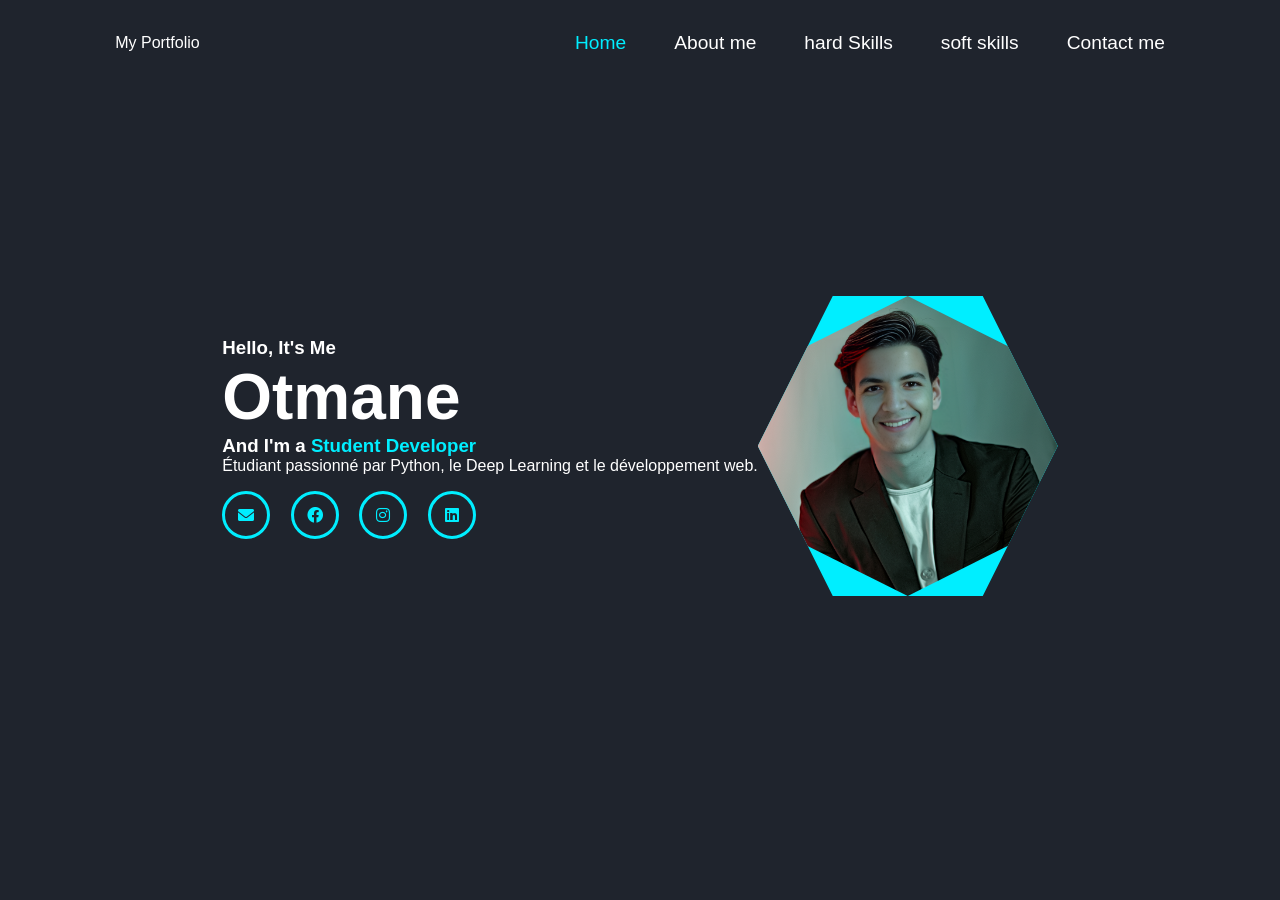
<file: index.html>
<!DOCTYPE html>
<html lang="fr">
<head>
    <meta charset="UTF-8">
    <meta name="viewport" content="width=device-width, initial-scale=1.0">
    <title>Mon Portfolio</title>
    <meta name="viewport" content="width=device-width, initial-scale=1.0">
    <link rel="stylesheet" href="templat.css">
    <link rel="stylesheet" href="https://cdnjs.cloudflare.com/ajax/libs/font-awesome/6.0.0/css/all.min.css">
</head>
<body>

    <header class="navbar">
        <div class="logo">My Portfolio</div>
        <nav>
            <ul>
                <li><a href="index.html" class="active">Home</a></li>
                <li><a href="about.html">About me</a></li>
                <li><a href="hard skills.html">hard Skills</a></li>
                <li><a href="soft skills.html">soft skills</a></li>
                <li><a href="contact.html">Contact me</a></li>
            </ul>
        </nav>
    </header>

    <section class="hero">
        <div class="hero-text">
            <h3>Hello, It's Me</h3>
            <h1>Otmane</h1>
            <h3>And I'm a <span class="highlight">Student Developer</span></h3>
            <p>Étudiant passionné par Python, le Deep Learning et le développement web.</p>
            <div class="social-icons">
                <a href="mailto:otmaneanechade@gmail.com"><i class="fas fa-envelope"></i></a>
                <a href="#"><i class="fab fa-facebook"></i></a>
                <a href="https://www.instagram.com/otmaneanechade/"><i class="fab fa-instagram"></i></a>
                <a href="https://www.linkedin.com/in/otmane-anechade-7b2b093bb" target="_blank"><i class="fab fa-linkedin"></i></a>
            </div>
        </div>
        <div class="hero-img">
            <div class="hexagon">
                <img src="mon img ai.webp" alt="Ma Photo">
            </div>
        </div>
    </section>

</body>
</html>
</file>
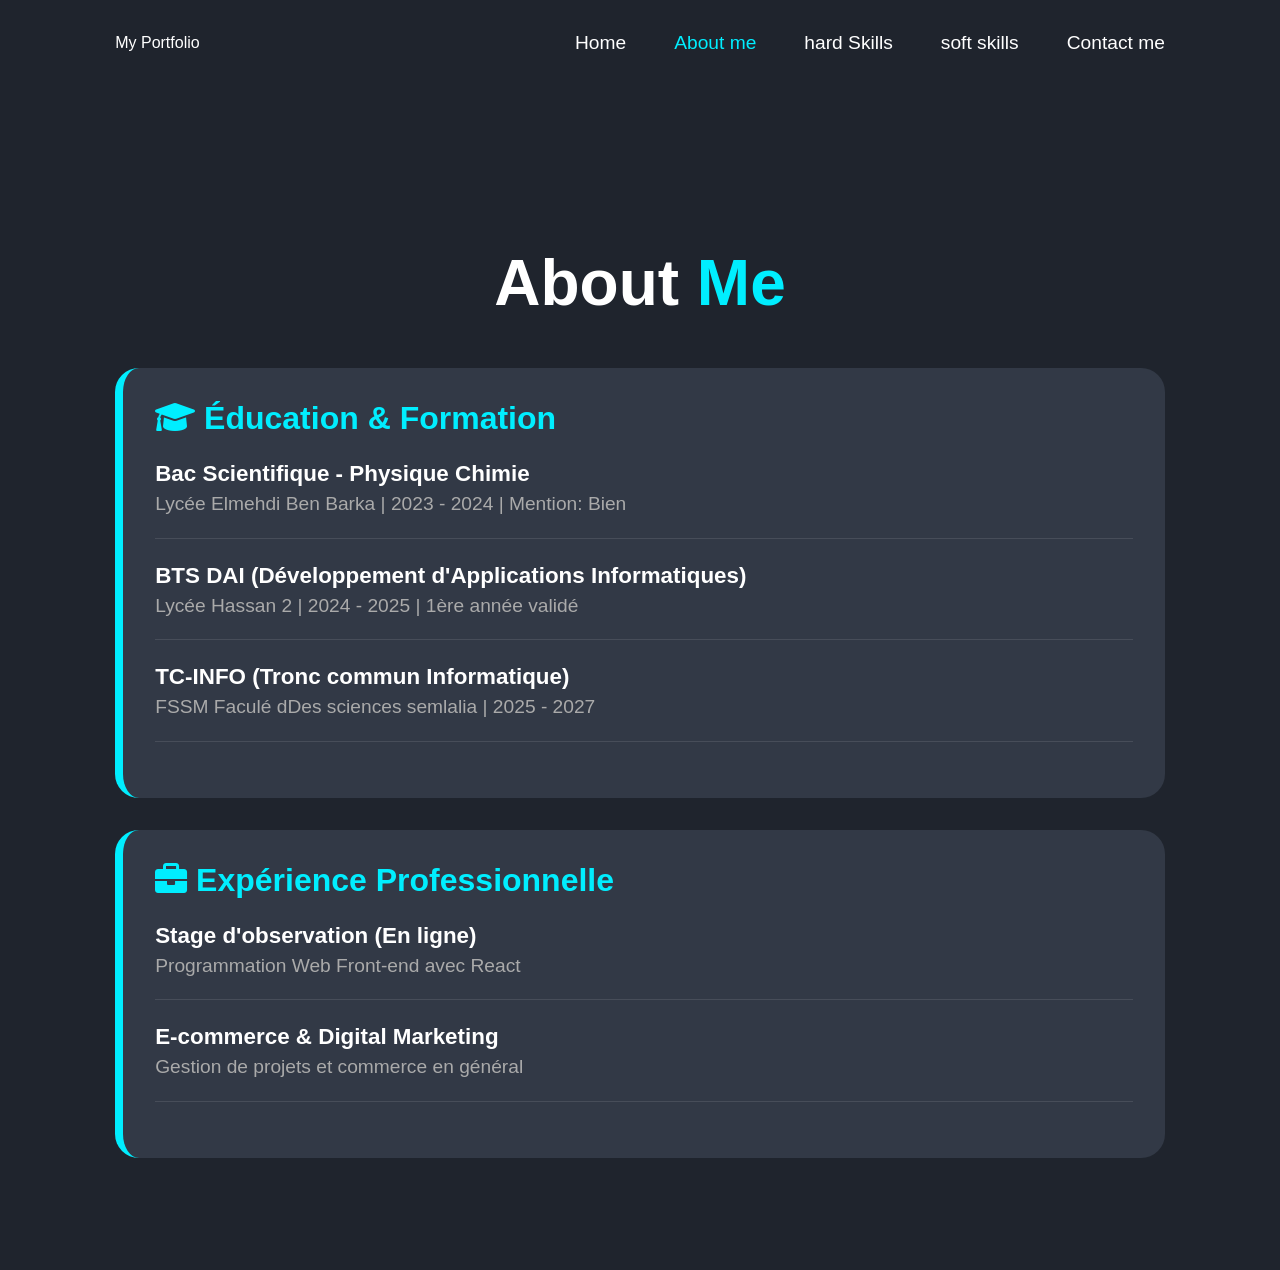
<file: about.html>
<!DOCTYPE html>
<html lang="fr">
<head>
    <meta charset="UTF-8">
    <meta name="viewport" content="width=device-width, initial-scale=1.0">
    <title>About Me - Portfolio</title>
    <link rel="stylesheet" href="templat.css">    
    <link rel="stylesheet" href="https://cdnjs.cloudflare.com/ajax/libs/font-awesome/6.0.0/css/all.min.css">
</head>
<body>

    <header class="navbar">
        <div class="logo">My Portfolio</div>
        <nav>
            <ul>
                <li><a href="index.html" >Home</a></li>
                <li><a href="about.html" class="active">About me</a></li>
                <li><a href="hard skills.html">hard Skills</a></li>
                <li><a href="soft skills.html">soft skills</a></li>
                <li><a href="contact.html">Contact me</a></li>
            </ul>
        </nav>
    </header>
   <section class="about">
    <div class="about-content">
        <h2 class="heading">About <span>Me</span></h2>
        
        <div class="about-box">
            <h3><i class="fas fa-graduation-cap"></i> Éducation & Formation</h3>
            <div class="timeline">
                <div class="item">
                    <h4>Bac Scientifique - Physique Chimie</h4>
                    <p>Lycée Elmehdi Ben Barka | 2023 - 2024 | Mention: Bien</p>
                </div>
                <div class="item">
                    <h4>BTS DAI (Développement d'Applications Informatiques)</h4>
                    <p>Lycée Hassan 2 | 2024 - 2025 | 1ère année validé </p>
                </div>
                <div class="item">
                    <h4>TC-INFO (Tronc commun Informatique)</h4>
                    <p>FSSM Faculé dDes sciences semlalia | 2025 - 2027</p>
                </div>
            </div>
        
        </div>

        <div class="about-box">
            <h3><i class="fas fa-briefcase"></i> Expérience Professionnelle</h3>
            <div class="timeline">
                <div class="item">
                    <h4>Stage d'observation (En ligne)</h4>
                    <p>Programmation Web Front-end avec React</p>
                </div>
                <div class="item">
                    <h4>E-commerce & Digital Marketing</h4>
                    <p>Gestion de projets et commerce en général</p>
                </div>
            </div>
        </div>

    </div>
</section>
</body>
</html>
</file>
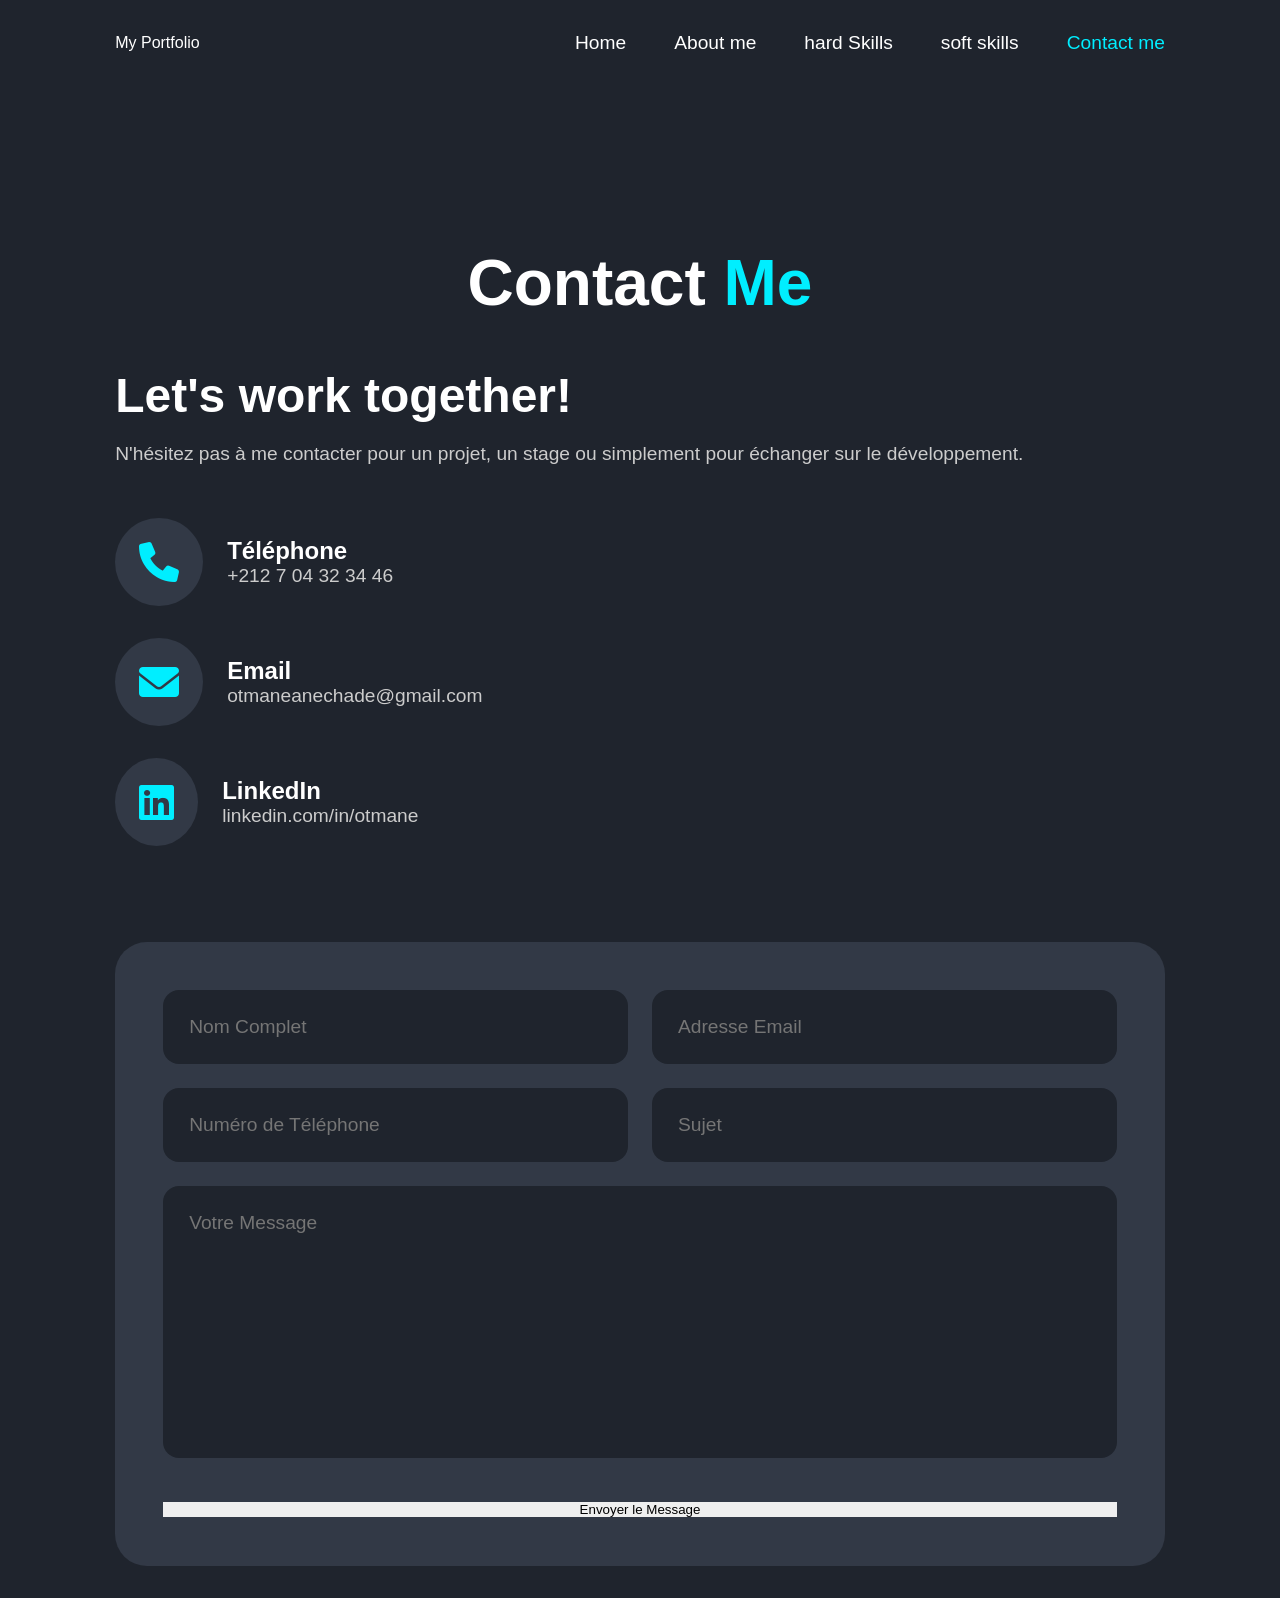
<file: contact.html>
<!DOCTYPE html>
<html lang="en">
<head>
    <meta charset="UTF-8">
    <meta name="viewport" content="width=device-width, initial-scale=1.0">
    <title>contact ME | portfolio OTMANE</title>
    <link rel="stylesheet" href="templat.css">    
    <link rel="stylesheet" href="https://cdnjs.cloudflare.com/ajax/libs/font-awesome/6.0.0/css/all.min.css">
</head>
<body>
    <header class="navbar">
        <div class="logo">My Portfolio</div>
        <nav>
            <ul>
                <li><a href="index.html" >Home</a></li>
                <li><a href="about.html">About me</a></li>
                <li><a href="hard skills.html">hard Skills</a></li>
                <li><a href="soft skills.html">soft skills</a></li>
                <li><a href="contact.html" class="active">Contact me</a></li>
            </ul>
        </nav>
    </header>

    <section class="contact" id="contact">
        <h2 class="heading">Contact <span>Me</span></h2>

        <div class="contact-wrapper">
            <div class="contact-info">
                <h3>Let's work together!</h3>
                <p>N'hésitez pas à me contacter pour un projet, un stage ou simplement pour échanger sur le développement.</p>
                
                <div class="info-item">
                    <i class="fas fa-phone"></i>
                    <div>
                        <h4>Téléphone</h4>
                        <p>+212 7 04 32 34 46</p> </div>
                </div>

                <div class="info-item">
                    <i class="fas fa-envelope"></i>
                    <div>
                        <h4>Email</h4>
                        <p>otmaneanechade@gmail.com</p>
                    </div>
                </div>

                <div class="info-item">
                    <i class="fab fa-linkedin"></i>
                    <div>
                        <h4>LinkedIn</h4>
                        <p><a href="https://www.linkedin.com/in/otmane-anechade-7b2b093bb" target="_blank">linkedin.com/in/otmane</a></p> </div>
                </div>
            </div>

            <form action="#" class="contact-form" id="contactForm">
                <div class="input-box">
                    <input type="text" placeholder="Nom Complet" required>
                    <input type="email" placeholder="Adresse Email" required>
                </div>
                <div class="input-box">
                    <input type="number" placeholder="Numéro de Téléphone">
                    <input type="text" placeholder="Sujet" required>
                </div>
                <textarea name="" id="" cols="30" rows="10" placeholder="Votre Message" required></textarea>
                
                <button type="submit" class="btn" id="submitBtn">Envoyer le Message</button>
            </form>
        </div>
    </section>

    <script>
        document.getElementById('contactForm').addEventListener('submit', function(event) {
            // Empêche la page de se recharger
            event.preventDefault(); 
            
            // Récupère le bouton
            const btn = document.getElementById('submitBtn');
            
            // Change le style du bouton
            btn.innerHTML = 'Message Envoyé ! <i class="fas fa-check-circle"></i>';
            btn.style.background = '#00ff4c'; // Devient vert
            btn.style.color = '#1f242d';
            btn.style.boxShadow = '0 0 1rem #00ff4c';
            
            // Vide le formulaire
            this.reset();

            // Remet le bouton normal après 3 secondes
            setTimeout(() => {
                btn.innerHTML = 'Envoyer le Message';
                btn.style.background = 'var(--main-color)';
                btn.style.boxShadow = '0 0 1rem var(--main-color)';
            }, 3000);
        });
    </script>

</body>
</html>
</file>
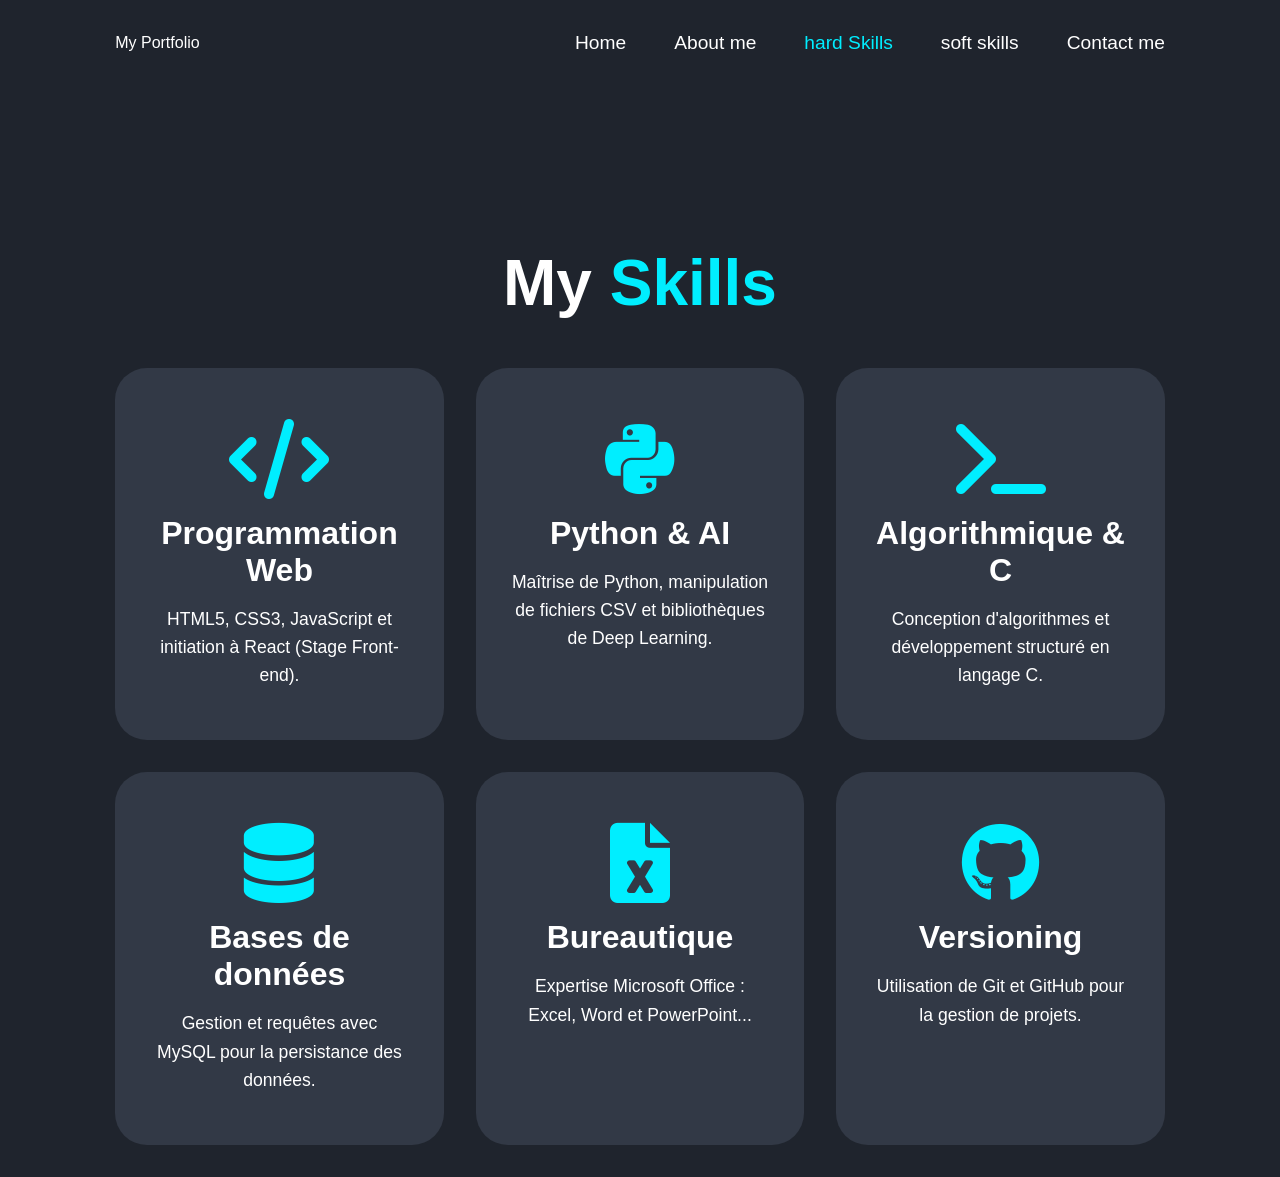
<file: hard skills.html>
<!DOCTYPE html>
<html lang="en">
<head>
    <meta charset="UTF-8">
    <meta name="viewport" content="width=device-width, initial-scale=1.0">
    <title>Hard skills</title>
    <link rel="stylesheet" href="templat.css">    
    <link rel="stylesheet" href="https://cdnjs.cloudflare.com/ajax/libs/font-awesome/6.0.0/css/all.min.css">
</head>
<body>
        <header class="navbar">
        <div class="logo">My Portfolio</div>
        <nav>
            <ul>
                <li><a href="index.html" >Home</a></li>
                <li><a href="about.html">About me</a></li>
                <li><a href="hard skills.html" class="active">hard Skills</a></li>
                <li><a href="soft skills.html">soft skills</a></li>
                <li><a href="contact.html">Contact me</a></li>
            </ul>
        </nav>
    </header>
    <section class="skills">
    <h2 class="heading">My <span>Skills</span></h2>

    <div class="skills-container">
        <div class="skills-box">
            <i class="fas fa-code"></i>
            <h3>Programmation Web</h3>
            <p>HTML5, CSS3, JavaScript et initiation à React (Stage Front-end).</p>
        </div>

        <div class="skills-box">
            <i class="fab fa-python"></i>
            <h3>Python & AI</h3>
            <p>Maîtrise de Python, manipulation de fichiers CSV et bibliothèques de Deep Learning.</p>
        </div>

        <div class="skills-box">
            <i class="fas fa-terminal"></i>
            <h3>Algorithmique & C</h3>
            <p>Conception d'algorithmes et développement structuré en langage C.</p>
        </div>

        <div class="skills-box">
            <i class="fas fa-database"></i>
            <h3>Bases de données</h3>
            <p>Gestion et requêtes avec MySQL pour la persistance des données.</p>
        </div>

        <div class="skills-box">
            <i class="fas fa-file-excel"></i>
            <h3>Bureautique</h3>
            <p>Expertise Microsoft Office : Excel, Word et PowerPoint...</p>
        </div>

        <div class="skills-box">
            <i class="fab fa-github"></i>
            <h3>Versioning</h3>
            <p>Utilisation de Git et GitHub pour la gestion de projets.</p>
        </div>
    </div>
</section>
    
    
</body>
</html>
</file>
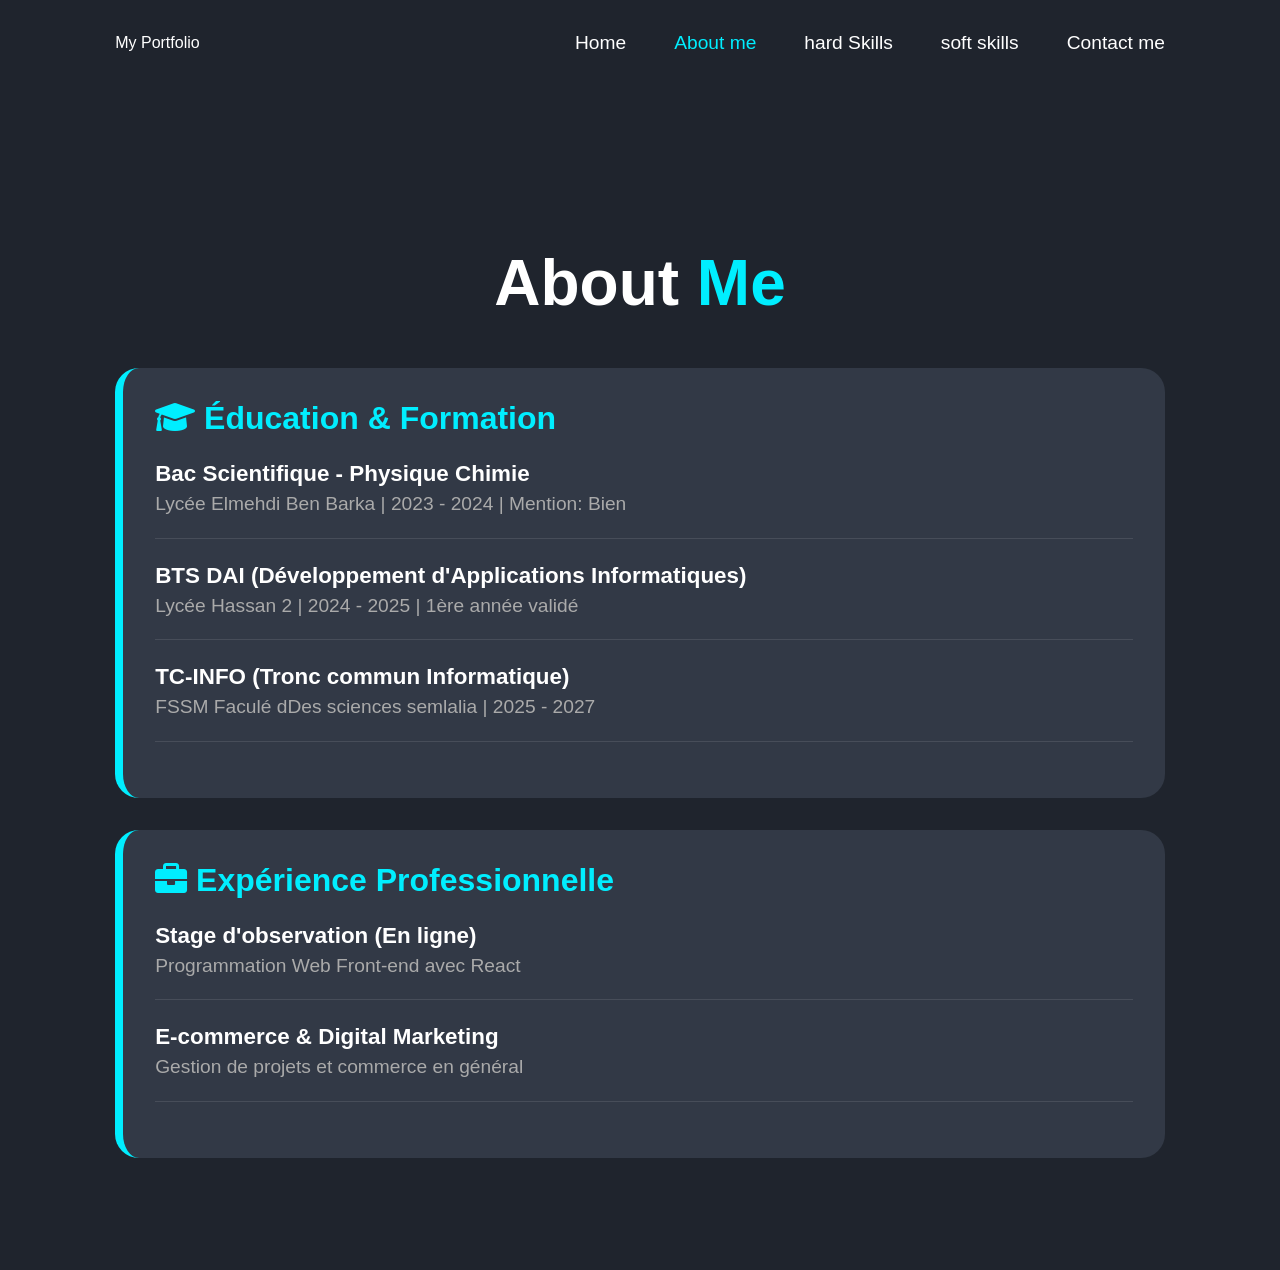
<file: page1.html>
<!DOCTYPE html>
<html lang="fr">
<head>
    <meta charset="UTF-8">
    <meta name="viewport" content="width=device-width, initial-scale=1.0">
    <title>About Me - Portfolio</title>
    <link rel="stylesheet" href="templat.css">    
    <link rel="stylesheet" href="https://cdnjs.cloudflare.com/ajax/libs/font-awesome/6.0.0/css/all.min.css">
</head>
<body>

    <header class="navbar">
        <div class="logo">My Portfolio</div>
        <nav>
            <ul>
                <li><a href="index.html" >Home</a></li>
                <li><a href="page1.html" class="active">About me</a></li>
                <li><a href="page2.html">hard Skills</a></li>
                <li><a href="page3.html">soft skills</a></li>
                <li><a href="page4.html">Contact me</a></li>
            </ul>
        </nav>
    </header>
   <section class="about">
    <div class="about-content">
        <h2 class="heading">About <span>Me</span></h2>
        
        <div class="about-box">
            <h3><i class="fas fa-graduation-cap"></i> Éducation & Formation</h3>
            <div class="timeline">
                <div class="item">
                    <h4>Bac Scientifique - Physique Chimie</h4>
                    <p>Lycée Elmehdi Ben Barka | 2023 - 2024 | Mention: Bien</p>
                </div>
                <div class="item">
                    <h4>BTS DAI (Développement d'Applications Informatiques)</h4>
                    <p>Lycée Hassan 2 | 2024 - 2025 | 1ère année validé </p>
                </div>
                <div class="item">
                    <h4>TC-INFO (Tronc commun Informatique)</h4>
                    <p>FSSM Faculé dDes sciences semlalia | 2025 - 2027</p>
                </div>
            </div>
        
        </div>

        <div class="about-box">
            <h3><i class="fas fa-briefcase"></i> Expérience Professionnelle</h3>
            <div class="timeline">
                <div class="item">
                    <h4>Stage d'observation (En ligne)</h4>
                    <p>Programmation Web Front-end avec React</p>
                </div>
                <div class="item">
                    <h4>E-commerce & Digital Marketing</h4>
                    <p>Gestion de projets et commerce en général</p>
                </div>
            </div>
        </div>

    </div>
</section>
</body>
</html>
</file>
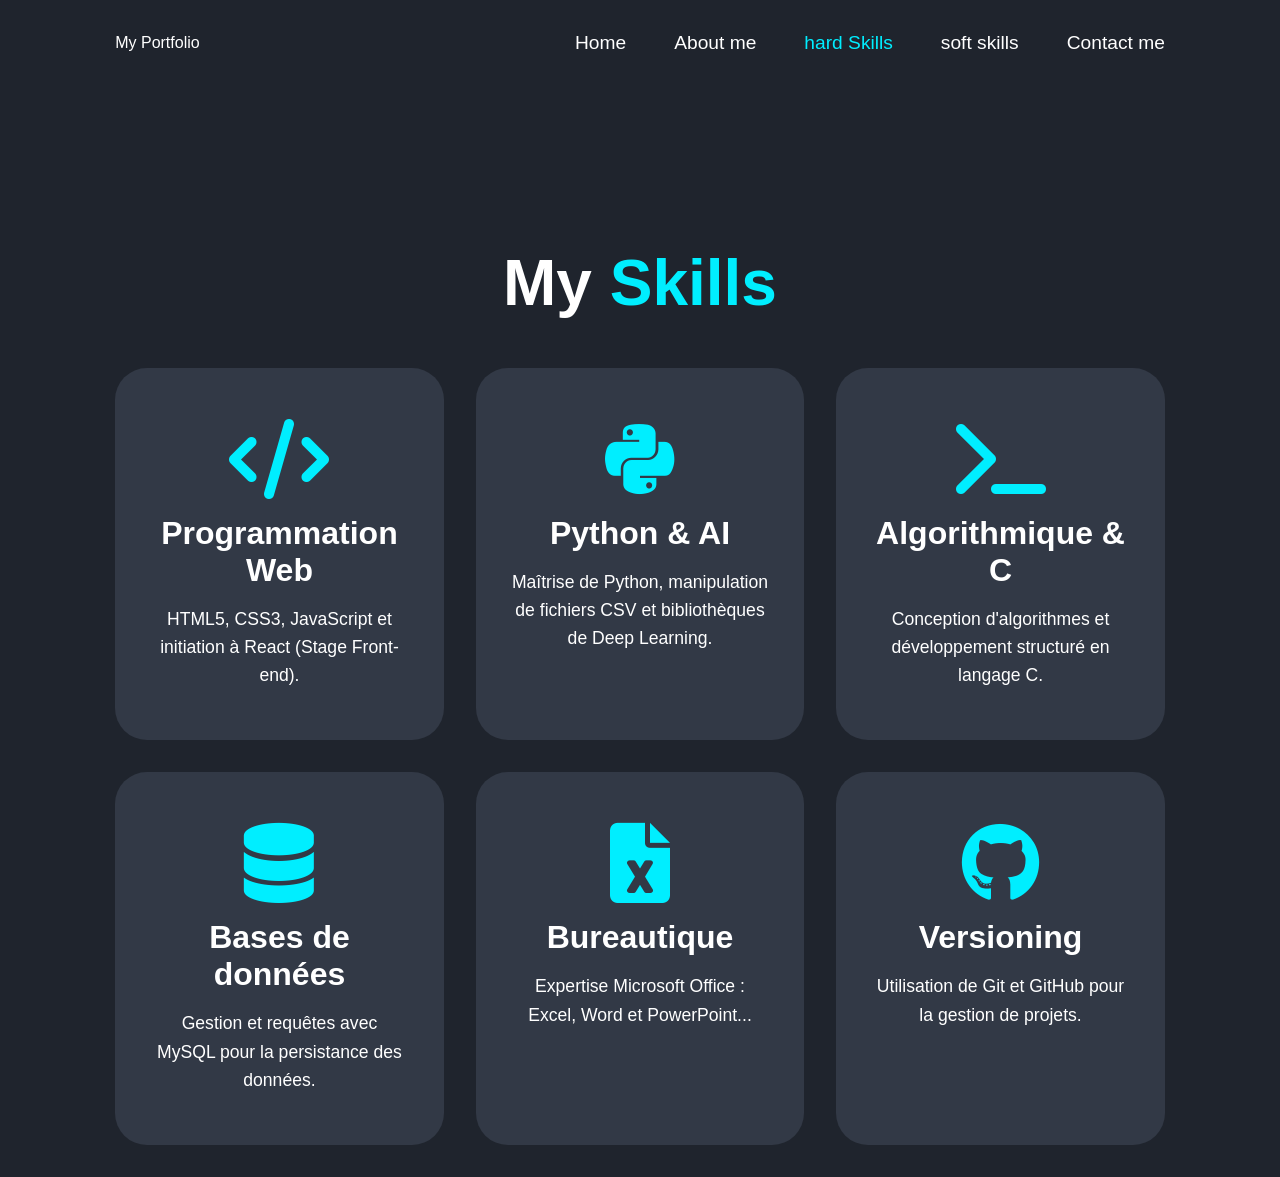
<file: page2.html>
<!DOCTYPE html>
<html lang="en">
<head>
    <meta charset="UTF-8">
    <meta name="viewport" content="width=device-width, initial-scale=1.0">
    <title>Hard skills</title>
    <link rel="stylesheet" href="templat.css">    
    <link rel="stylesheet" href="https://cdnjs.cloudflare.com/ajax/libs/font-awesome/6.0.0/css/all.min.css">
</head>
<body>
        <header class="navbar">
        <div class="logo">My Portfolio</div>
        <nav>
            <ul>
                <li><a href="index.html" >Home</a></li>
                <li><a href="page1.html">About me</a></li>
                <li><a href="page2.html" class="active">hard Skills</a></li>
                <li><a href="page3.html">soft skills</a></li>
                <li><a href="page4.html">Contact me</a></li>
            </ul>
        </nav>
    </header>
    <section class="skills">
    <h2 class="heading">My <span>Skills</span></h2>

    <div class="skills-container">
        <div class="skills-box">
            <i class="fas fa-code"></i>
            <h3>Programmation Web</h3>
            <p>HTML5, CSS3, JavaScript et initiation à React (Stage Front-end).</p>
        </div>

        <div class="skills-box">
            <i class="fab fa-python"></i>
            <h3>Python & AI</h3>
            <p>Maîtrise de Python, manipulation de fichiers CSV et bibliothèques de Deep Learning.</p>
        </div>

        <div class="skills-box">
            <i class="fas fa-terminal"></i>
            <h3>Algorithmique & C</h3>
            <p>Conception d'algorithmes et développement structuré en langage C.</p>
        </div>

        <div class="skills-box">
            <i class="fas fa-database"></i>
            <h3>Bases de données</h3>
            <p>Gestion et requêtes avec MySQL pour la persistance des données.</p>
        </div>

        <div class="skills-box">
            <i class="fas fa-file-excel"></i>
            <h3>Bureautique</h3>
            <p>Expertise Microsoft Office : Excel, Word et PowerPoint...</p>
        </div>

        <div class="skills-box">
            <i class="fab fa-github"></i>
            <h3>Versioning</h3>
            <p>Utilisation de Git et GitHub pour la gestion de projets.</p>
        </div>
    </div>
</section>
    
    
</body>
</html>
</file>
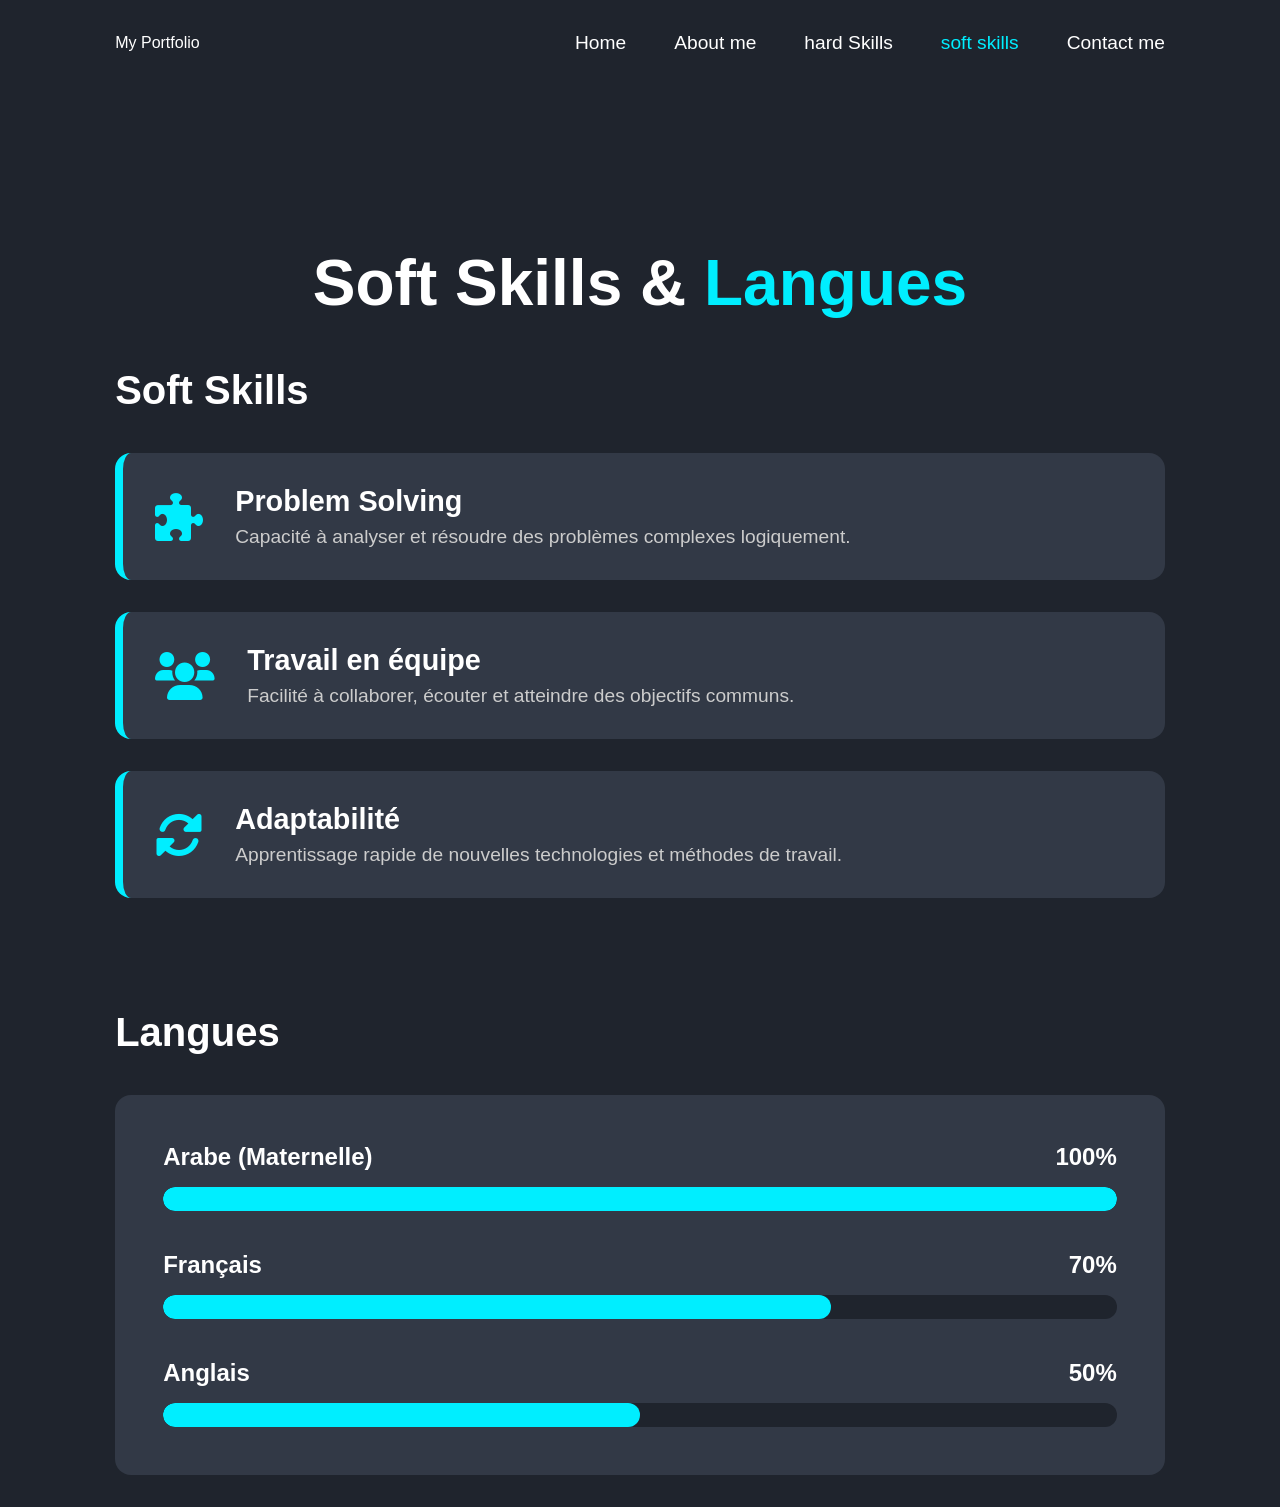
<file: page3.html>
<!DOCTYPE html>
<html lang="en">
<head>
    <meta charset="UTF-8">
    <meta name="viewport" content="width=device-width, initial-scale=1.0">
    <title>soft skills</title>
    <link rel="stylesheet" href="templat.css">    
    <link rel="stylesheet" href="https://cdnjs.cloudflare.com/ajax/libs/font-awesome/6.0.0/css/all.min.css">
</head>
<body>
    <header class="navbar">
        <div class="logo">My Portfolio</div>
        <nav>
            <ul>
                <li><a href="index.html" >Home</a></li>
                <li><a href="page1.html">About me</a></li>
                <li><a href="page2.html">hard Skills</a></li>
                <li><a href="page3.html" class="active">soft skills</a></li>
                <li><a href="page4.html">Contact me</a></li>
            </ul>
        </nav>
    </header>
  

    <section class="soft-skills-sec">
        <h2 class="heading">Soft Skills & <span>Langues</span></h2>

        <div class="skills-row">
            <div class="skills-column">
                <h3 class="title">Soft Skills</h3>
                
                <div class="soft-skill-item">
                    <i class="fas fa-puzzle-piece"></i>
                    <div class="info">
                        <h4>Problem Solving</h4>
                        <p>Capacité à analyser et résoudre des problèmes complexes logiquement.</p>
                    </div>
                </div>

                <div class="soft-skill-item">
                    <i class="fas fa-users"></i>
                    <div class="info">
                        <h4>Travail en équipe</h4>
                        <p>Facilité à collaborer, écouter et atteindre des objectifs communs.</p>
                    </div>
                </div>

                <div class="soft-skill-item">
                    <i class="fas fa-sync-alt"></i>
                    <div class="info">
                        <h4>Adaptabilité</h4>
                        <p>Apprentissage rapide de nouvelles technologies et méthodes de travail.</p>
                    </div>
                </div>
            </div>

            <div class="skills-column">
                <h3 class="title">Langues</h3>
                
                <div class="languages-box">
                    <div class="progress-bar">
                        <div class="info">
                            <span>Arabe (Maternelle)</span>
                            <span>100%</span>
                        </div>
                        <div class="line arabe"></div>
                    </div>

                    <div class="progress-bar">
                        <div class="info">
                            <span>Français</span>
                            <span>70%</span>
                        </div>
                        <div class="line francais"></div>
                    </div>

                    <div class="progress-bar">
                        <div class="info">
                            <span>Anglais</span>
                            <span>50%</span>
                        </div>
                        <div class="line anglais"></div>
                    </div>
                </div>
            </div>
        </div>
    </section>

</body>
</html>
</file>
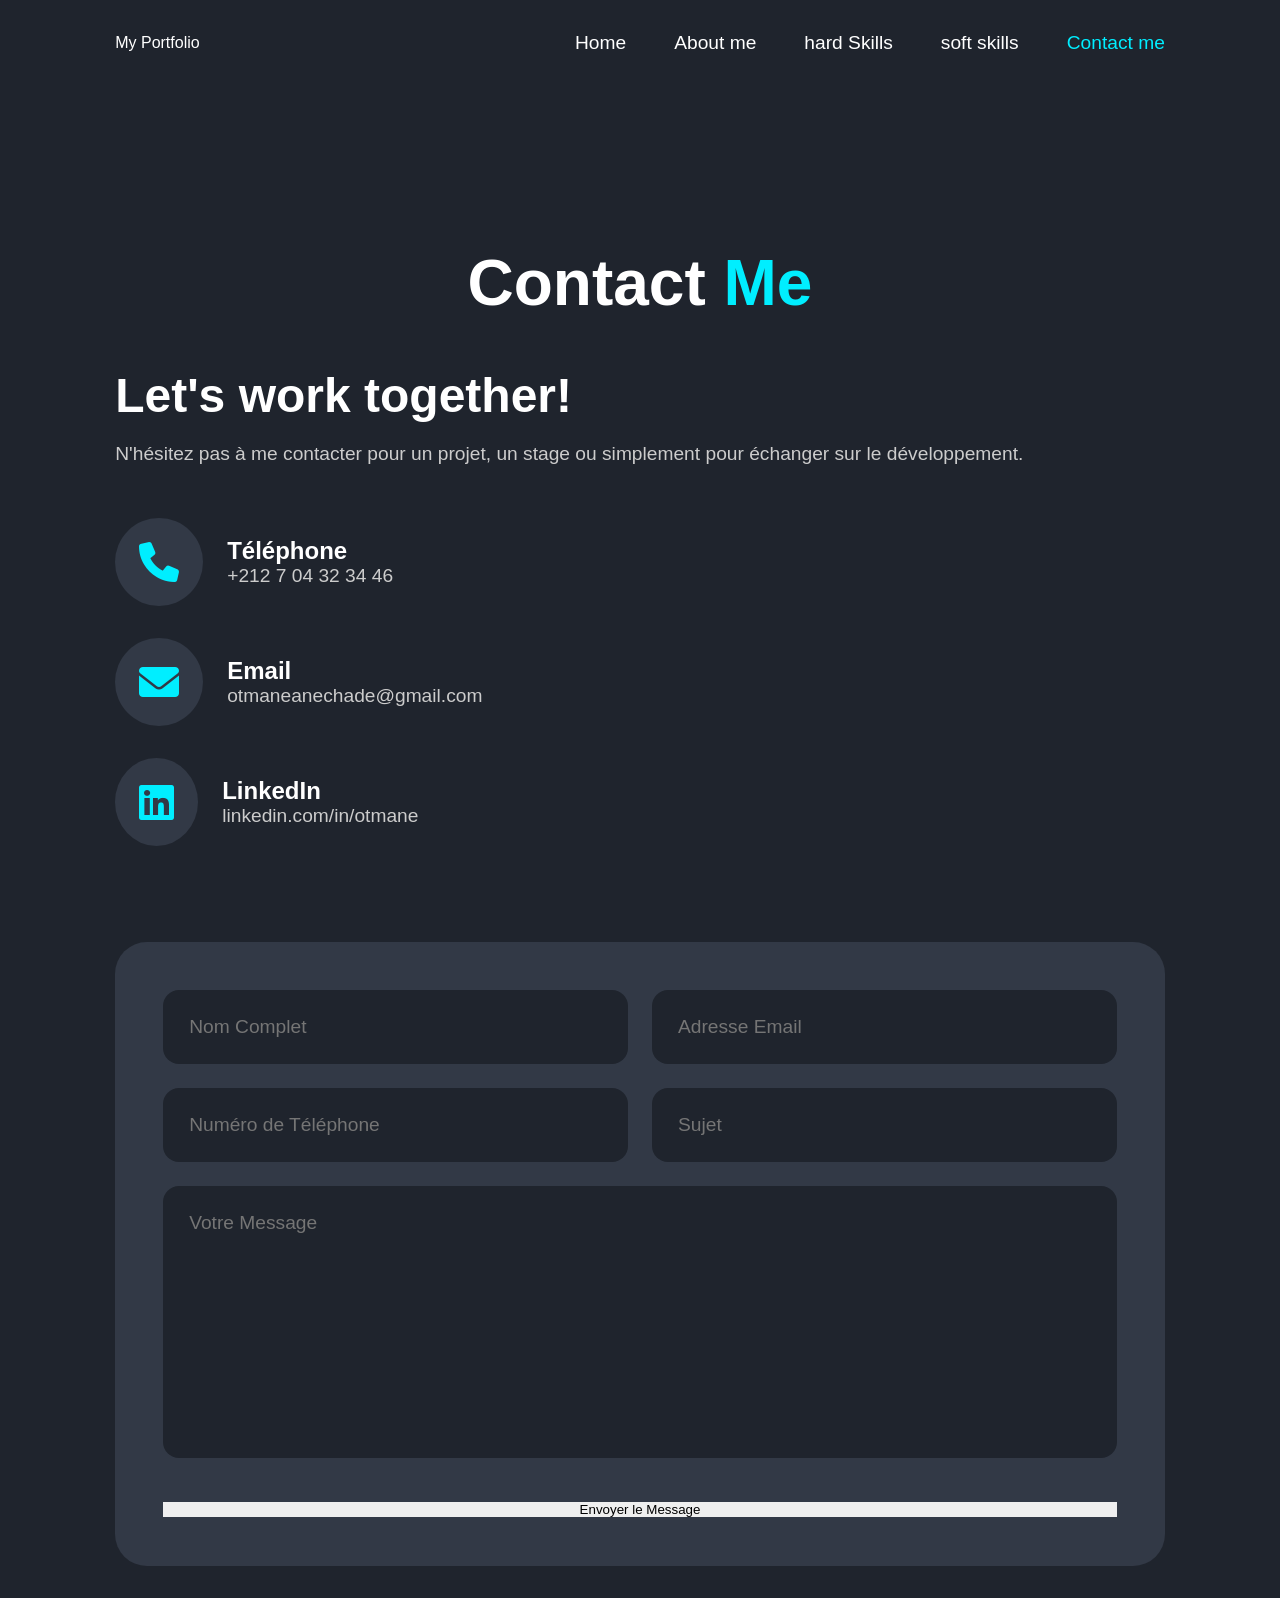
<file: page4.html>
<!DOCTYPE html>
<html lang="en">
<head>
    <meta charset="UTF-8">
    <meta name="viewport" content="width=device-width, initial-scale=1.0">
    <title>contact ME | portfolio OTMANE</title>
    <link rel="stylesheet" href="templat.css">    
    <link rel="stylesheet" href="https://cdnjs.cloudflare.com/ajax/libs/font-awesome/6.0.0/css/all.min.css">
</head>
<body>
    <header class="navbar">
        <div class="logo">My Portfolio</div>
        <nav>
            <ul>
                <li><a href="index.html" >Home</a></li>
                <li><a href="page1.html">About me</a></li>
                <li><a href="page2.html">hard Skills</a></li>
                <li><a href="page3.html">soft skills</a></li>
                <li><a href="page4.html" class="active">Contact me</a></li>
            </ul>
        </nav>
    </header>

    <section class="contact" id="contact">
        <h2 class="heading">Contact <span>Me</span></h2>

        <div class="contact-wrapper">
            <div class="contact-info">
                <h3>Let's work together!</h3>
                <p>N'hésitez pas à me contacter pour un projet, un stage ou simplement pour échanger sur le développement.</p>
                
                <div class="info-item">
                    <i class="fas fa-phone"></i>
                    <div>
                        <h4>Téléphone</h4>
                        <p>+212 7 04 32 34 46</p> </div>
                </div>

                <div class="info-item">
                    <i class="fas fa-envelope"></i>
                    <div>
                        <h4>Email</h4>
                        <p>otmaneanechade@gmail.com</p>
                    </div>
                </div>

                <div class="info-item">
                    <i class="fab fa-linkedin"></i>
                    <div>
                        <h4>LinkedIn</h4>
                        <p><a href="https://www.linkedin.com/in/otmane-anechade-7b2b093bb" target="_blank">linkedin.com/in/otmane</a></p> </div>
                </div>
            </div>

            <form action="#" class="contact-form" id="contactForm">
                <div class="input-box">
                    <input type="text" placeholder="Nom Complet" required>
                    <input type="email" placeholder="Adresse Email" required>
                </div>
                <div class="input-box">
                    <input type="number" placeholder="Numéro de Téléphone">
                    <input type="text" placeholder="Sujet" required>
                </div>
                <textarea name="" id="" cols="30" rows="10" placeholder="Votre Message" required></textarea>
                
                <button type="submit" class="btn" id="submitBtn">Envoyer le Message</button>
            </form>
        </div>
    </section>

    <script>
        document.getElementById('contactForm').addEventListener('submit', function(event) {
            // Empêche la page de se recharger
            event.preventDefault(); 
            
            // Récupère le bouton
            const btn = document.getElementById('submitBtn');
            
            // Change le style du bouton
            btn.innerHTML = 'Message Envoyé ! <i class="fas fa-check-circle"></i>';
            btn.style.background = '#00ff4c'; // Devient vert
            btn.style.color = '#1f242d';
            btn.style.boxShadow = '0 0 1rem #00ff4c';
            
            // Vide le formulaire
            this.reset();

            // Remet le bouton normal après 3 secondes
            setTimeout(() => {
                btn.innerHTML = 'Envoyer le Message';
                btn.style.background = 'var(--main-color)';
                btn.style.boxShadow = '0 0 1rem var(--main-color)';
            }, 3000);
        });
    </script>

</body>
</html>
</file>
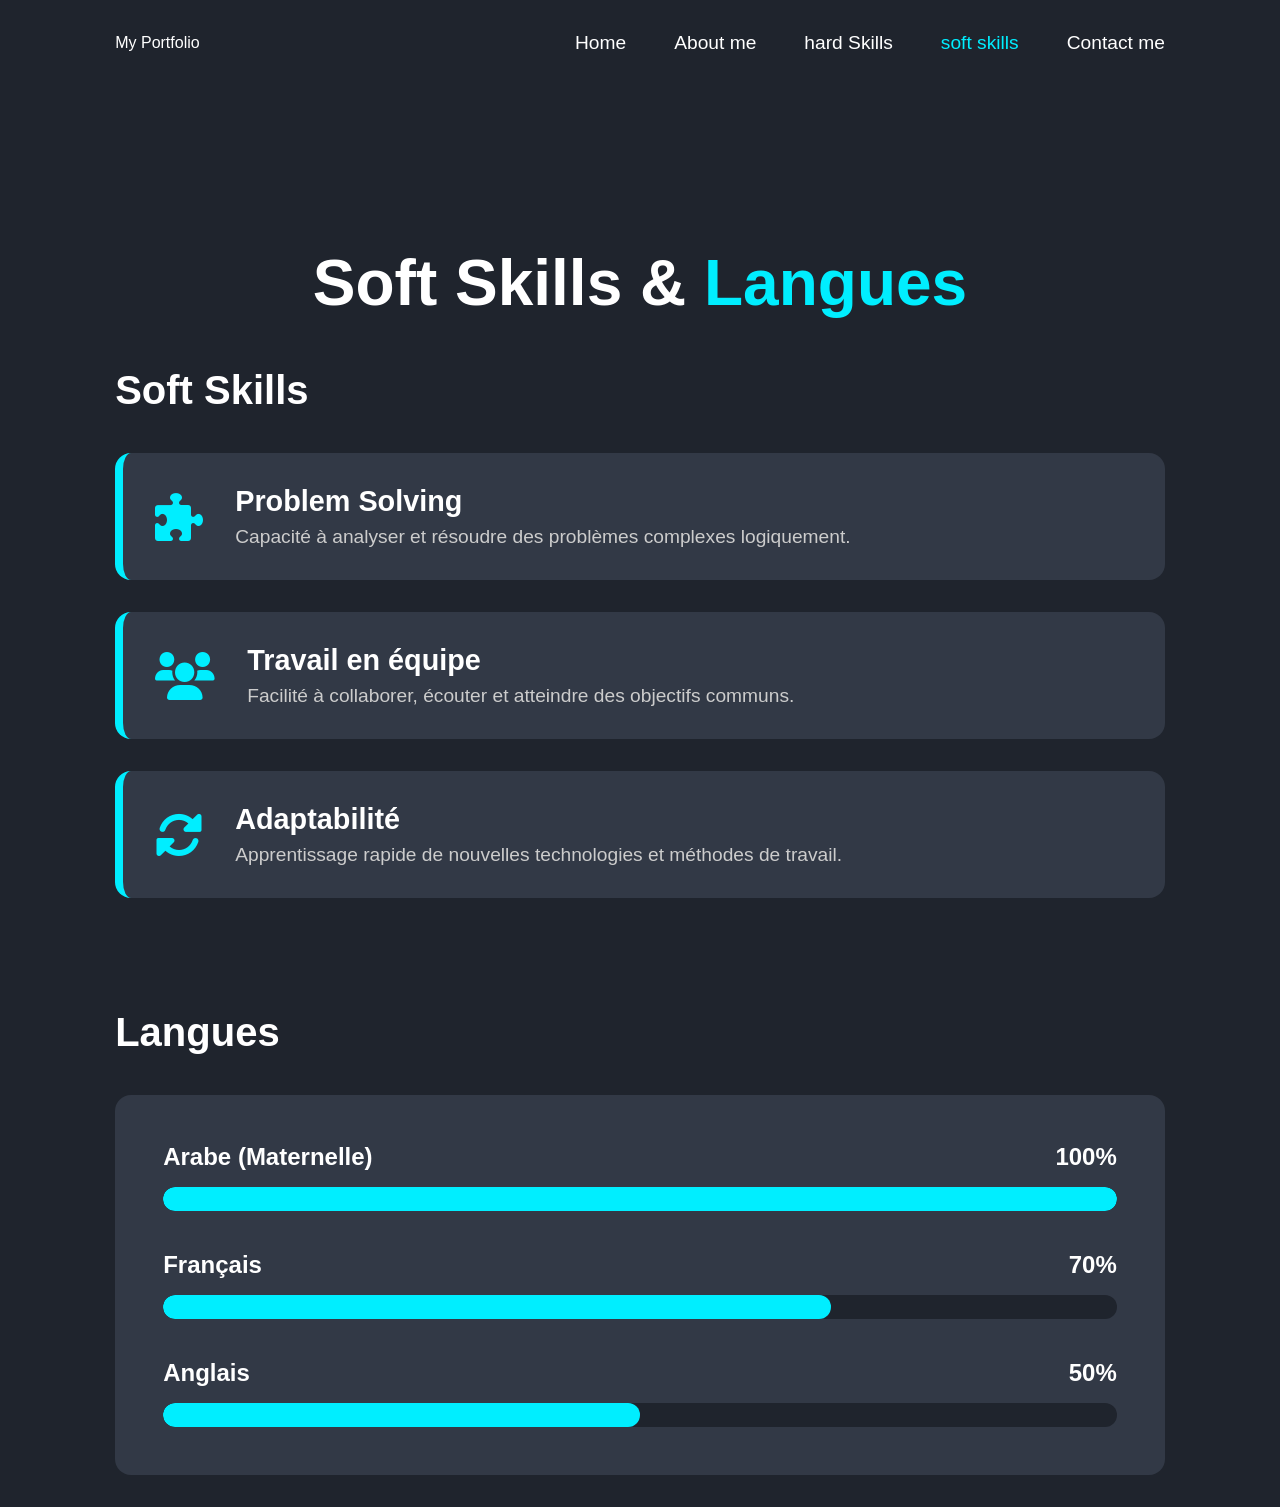
<file: soft skills.html>
<!DOCTYPE html>
<html lang="en">
<head>
    <meta charset="UTF-8">
    <meta name="viewport" content="width=device-width, initial-scale=1.0">
    <title>soft skills</title>
    <link rel="stylesheet" href="templat.css">    
    <link rel="stylesheet" href="https://cdnjs.cloudflare.com/ajax/libs/font-awesome/6.0.0/css/all.min.css">
</head>
<body>
    <header class="navbar">
        <div class="logo">My Portfolio</div>
        <nav>
            <ul>
                <li><a href="index.html" >Home</a></li>
                <li><a href="about.html">About me</a></li>
                <li><a href="hard skills.html">hard Skills</a></li>
                <li><a href="soft skills.html" class="active">soft skills</a></li>
                <li><a href="contact.html">Contact me</a></li>
            </ul>
        </nav>
    </header>
  

    <section class="soft-skills-sec">
        <h2 class="heading">Soft Skills & <span>Langues</span></h2>

        <div class="skills-row">
            <div class="skills-column">
                <h3 class="title">Soft Skills</h3>
                
                <div class="soft-skill-item">
                    <i class="fas fa-puzzle-piece"></i>
                    <div class="info">
                        <h4>Problem Solving</h4>
                        <p>Capacité à analyser et résoudre des problèmes complexes logiquement.</p>
                    </div>
                </div>

                <div class="soft-skill-item">
                    <i class="fas fa-users"></i>
                    <div class="info">
                        <h4>Travail en équipe</h4>
                        <p>Facilité à collaborer, écouter et atteindre des objectifs communs.</p>
                    </div>
                </div>

                <div class="soft-skill-item">
                    <i class="fas fa-sync-alt"></i>
                    <div class="info">
                        <h4>Adaptabilité</h4>
                        <p>Apprentissage rapide de nouvelles technologies et méthodes de travail.</p>
                    </div>
                </div>
            </div>

            <div class="skills-column">
                <h3 class="title">Langues</h3>
                
                <div class="languages-box">
                    <div class="progress-bar">
                        <div class="info">
                            <span>Arabe (Maternelle)</span>
                            <span>100%</span>
                        </div>
                        <div class="line arabe"></div>
                    </div>

                    <div class="progress-bar">
                        <div class="info">
                            <span>Français</span>
                            <span>70%</span>
                        </div>
                        <div class="line francais"></div>
                    </div>

                    <div class="progress-bar">
                        <div class="info">
                            <span>Anglais</span>
                            <span>50%</span>
                        </div>
                        <div class="line anglais"></div>
                    </div>
                </div>
            </div>
        </div>
    </section>

</body>
</html>
</file>
<file: templat.css>
/* Couleurs et Reset */
:root {
    --bg-color: #1f242d;
    --second-bg-color: #323946;
    --text-color: #fff;
    --main-color: #0ef; /* Le turquoise de l'image */
}

* {
    margin: 0; padding: 0;
    box-sizing: border-box;
    font-family: 'Poppins', sans-serif;
    text-decoration: none;
    border: none; outline: none;
}

body {
    background: var(--bg-color);
    color: var(--text-color);
}

/* Navbar */
.navbar {
    display: flex;
    justify-content: space-between;
    align-items: center;
    padding: 2rem 9%;
    background: var(--bg-color);
}

.navbar ul { display: flex; list-style: none; }
.navbar ul li a {
    font-size: 1.2rem;
    color: var(--text-color);
    margin-left: 3rem;
    transition: .3s;
}

.navbar ul li a:hover, .navbar ul li a.active {
    color: var(--main-color);
}

/* Hero Section Responsive */
.hero {
    display: flex;
    justify-content: center;
    align-items: center;
    min-height: 80vh;
    padding: 0 9%;
}

.hero-text h1 { font-size: 4rem; line-height: 1.2; }
.highlight { color: var(--main-color); }

.social-icons a {
    display: inline-flex;
    justify-content: center;
    align-items: center;
    width: 3rem; height: 3rem;
    background: transparent;
    border: .2rem solid var(--main-color);
    border-radius: 50%;
    color: var(--main-color);
    margin: 1rem 1rem 1rem 0;
    transition: .5s ease;
}

.social-icons a:hover {
    background: var(--main-color);
    color: var(--second-bg-color);
    box-shadow: 0 0 1rem var(--main-color);
}

/* Image Hexagone (Approximation) */
.hexagon {
    position: relative;
    width: 300px; height: 300px;
    background: var(--main-color);
    clip-path: polygon(25% 0%, 75% 0%, 100% 50%, 75% 100%, 25% 100%, 0% 50%);
    display: flex; justify-content: center; align-items: center;
}

/* Responsivité Mobile */
@media (max-width: 768px) {
    .hero { flex-direction: column-reverse; text-align: center; }
    .navbar ul { display: none; } /* On pourra ajouter un menu burger ici plus tard */
}
/* RESET COMPLET */
* {
    margin: 0;
    padding: 0;
    box-sizing: border-box;
    font-family: 'Poppins', sans-serif;
    text-decoration: none;
    list-style: none;
}

:root {
    --bg-color: #1f242d;
    --second-bg-color: #323946;
    --text-color: #fff;
    --main-color: #0ef;
}

body {
    background: var(--bg-color);
    color: var(--text-color);
}

/* SECTION ABOUT  */
.about {
    padding: 10rem 9% 5rem;
    background: var(--bg-color);
}

.heading {
    font-size: 4rem;
    text-align: center;
    margin-bottom: 3rem;
}

.heading span {
    color: var(--main-color);
}

/* BLOCS DE CONTENU */
.about-box {
    background: var(--second-bg-color);
    border-radius: 1.5rem;
    padding: 2rem;
    margin-bottom: 2rem;
    border-left: 0.5rem solid var(--main-color);
}

.about-box h3 {
    font-size: 2rem;
    color: var(--main-color);
    margin-bottom: 1.5rem;
}

.timeline .item {
    margin-bottom: 1.5rem;
    padding-bottom: 1rem;
    border-bottom: 1px solid rgba(255, 255, 255, 0.1);
}

.timeline h4 {
    font-size: 1.4rem;
    color: var(--text-color);
}

.timeline p {
    font-size: 1.1rem;
    color: #aaa;
}

/* STYLES POUR LES COMPÉTENCES */
.about-box p {
    font-size: 1.2rem;
    line-height: 1.8;
}

.about-box strong {
    color: var(--main-color);
}
/* --- SECTION SKILLS --- */
.skills {
    min-height: 100vh;
    padding: 10rem 9% 2rem;
    background: var(--bg-color);
}

.skills-container {
    display: grid;
    grid-template-columns: repeat(auto-fit, minmax(250px, 1fr));
    gap: 2rem;
}

.skills-box {
    background: var(--second-bg-color);
    padding: 3rem 2rem;
    border-radius: 2rem;
    text-align: center;
    border: 0.2rem solid transparent;
    transition: 0.5s ease;
}

.skills-box:hover {
    border-color: var(--main-color);
    transform: scale(1.03);
}

.skills-box i {
    font-size: 5rem;
    color: var(--main-color);
    margin-bottom: 1rem;
}

.skills-box h3 {
    font-size: 2rem;
    margin-bottom: 1rem;
}

.skills-box p {
    font-size: 1.1rem;
    line-height: 1.6;
}
/* --- SECTION SOFT SKILLS & LANGUES (PAGE 3) --- */
.soft-skills-sec {
    min-height: 100vh;
    padding: 10rem 9% 2rem;
    background: var(--bg-color);
}

.skills-row {
    display: flex;
    flex-wrap: wrap;
    gap: 5rem;
}

.skills-column {
    flex: 1 1 40rem; /* Divise l'écran en deux colonnes égales */
}

.skills-column .title {
    font-size: 2.5rem;
    margin-bottom: 2.5rem;
    color: var(--text-color);
}

/* Style des boîtes Soft Skills */
.soft-skill-item {
    display: flex;
    align-items: center;
    gap: 2rem;
    background: var(--second-bg-color);
    padding: 2rem;
    border-radius: 1rem;
    margin-bottom: 2rem;
    border-left: 0.5rem solid var(--main-color);
    transition: 0.3s ease;
}

.soft-skill-item:hover {
    transform: translateX(10px); /* Petit effet de glissement au survol */
    box-shadow: 0 0 1rem rgba(0, 238, 255, 0.2);
}

.soft-skill-item i {
    font-size: 3rem;
    color: var(--main-color);
}

.soft-skill-item h4 {
    font-size: 1.8rem;
    color: var(--text-color);
}

.soft-skill-item p {
    font-size: 1.2rem;
    color: #ccc;
    margin-top: 0.5rem;
}

/* Style des Barres de Progression Langues */
.languages-box {
    background: var(--second-bg-color);
    padding: 3rem;
    border-radius: 1rem;
}

.progress-bar {
    margin-bottom: 2.5rem;
}

.progress-bar:last-child {
    margin-bottom: 0;
}

.progress-bar .info {
    display: flex;
    justify-content: space-between;
    align-items: center;
    margin-bottom: 1rem;
    font-size: 1.5rem;
    font-weight: 600;
}

.progress-bar .line {
    width: 100%;
    height: 1.5rem;
    background: var(--bg-color); /* Fond de la barre */
    border-radius: 1rem;
    position: relative;
    overflow: hidden;
}

/* Remplissage turquoise des barres */
.progress-bar .line::before {
    content: '';
    position: absolute;
    height: 100%;
    background: var(--main-color);
    left: 0;
    top: 0;
    border-radius: 1rem;
    transition: 1s ease; /* Animation fluide */
}

/* Les pourcentages exacts pour chaque langue */
.progress-bar .line.arabe::before { width: 100%; }
.progress-bar .line.francais::before { width: 70%; }
.progress-bar .line.anglais::before { width: 50%; }
/* --- SECTION CONTACT (PAGE 4) --- */
.contact {
    min-height: 100vh;
    padding: 10rem 9% 2rem;
    background: var(--bg-color);
}

.contact-wrapper {
    display: flex;
    gap: 4rem;
    flex-wrap: wrap;
}

/* Infos de contact (Gauche) */
.contact-info {
    flex: 1 1 30rem;
}

.contact-info h3 {
    font-size: 3rem;
    color: var(--text-color);
    margin-bottom: 1rem;
}

.contact-info > p {
    font-size: 1.2rem;
    color: #ccc;
    margin-bottom: 3rem;
    line-height: 1.6;
}

.info-item {
    display: flex;
    align-items: center;
    gap: 1.5rem;
    margin-bottom: 2rem;
}

.info-item i {
    font-size: 2.5rem;
    color: var(--main-color);
    background: var(--second-bg-color);
    padding: 1.5rem;
    border-radius: 50%;
    transition: 0.3s ease;
}

.info-item:hover i {
    background: var(--main-color);
    color: var(--bg-color);
    box-shadow: 0 0 1rem var(--main-color);
}

.info-item h4 {
    font-size: 1.5rem;
    color: var(--text-color);
}

.info-item p, .info-item a {
    font-size: 1.2rem;
    color: #ccc;
}

.info-item a:hover {
    color: var(--main-color);
    text-decoration: underline;
}

/* Formulaire (Droite) */
.contact-form {
    flex: 1 1 40rem;
    background: var(--second-bg-color);
    padding: 3rem;
    border-radius: 2rem;
}

.contact-form .input-box {
    display: flex;
    gap: 1.5rem;
}

.contact-form .input-box input,
.contact-form textarea {
    width: 100%;
    padding: 1.5rem;
    font-size: 1.2rem;
    color: var(--text-color);
    background: var(--bg-color);
    border-radius: 1rem;
    margin-bottom: 1.5rem;
    border: 2px solid transparent;
    transition: 0.3s ease;
    resize: none;
}

.contact-form .input-box input:focus,
.contact-form textarea:focus {
    border-color: var(--main-color);
    outline: none;
}

.contact-form .btn {
    margin-top: 1rem;
    cursor: pointer;
    width: 100%;
    border: none;
}
/* --- RESPONSIVITÉ MOBILE (Écrans < 768px) --- */
@media (max-width: 768px) {
    /* Ajustement de la section Hero (Accueil) */
    .hero {
        flex-direction: column-reverse; /* Met l'image au-dessus du texte */
        text-align: center;
        gap: 2rem;
    }

    .hero-img .hexagon {
        width: 250px; /* Réduit un peu la taille de l'image */
        height: 250px;
    }

    .hero-text h1 {
        font-size: 3rem; /* Texte un peu plus petit pour mobile */
    }

    /* Navigation */
    .navbar {
        padding: 1.5rem 5%;
    }

    nav ul {
        display: flex;
        flex-wrap: wrap; /* Permet aux liens de passer à la ligne */
        justify-content: center;
        gap: 1rem;
    }

    nav ul li a {
        font-size: 1.2rem;
    }

    /* Sections About, Skills et Contact */
    .about, .skills, .soft-skills-sec, .contact {
        padding: 8rem 5% 2rem; /* Réduit les marges sur les côtés */
    }

    .skills-row, .contact-wrapper {
        flex-direction: column; /* Tout mettre sur une seule colonne */
    }

    .skills-column, .contact-info, .contact-form {
        flex: 1 1 100%;
        width: 100%;
    }

    .heading {
        font-size: 3rem;
    }
}

/* Ajustement spécifique pour les très petits écrans (< 450px) */
@media (max-width: 450px) {
    .hero-text h1 {
        font-size: 2.5rem;
    }
    
    .contact-form .input-box {
        flex-direction: column; /* Les champs du formulaire l'un sous l'autre */
    }
}
/* --- CORRECTION DU CADRAGE DE L'IMAGE --- */
.hexagon img {
    /* Garde le conteneur plein */
    width: 100%;
    height: 100%;
    
    /* CRUCIAL : "contain" force l'image à être entièrement visible 
       sans être découpée par les bords de l'hexagone. 
       "cover" (ton code actuel) zoome et coupe. */
    object-fit: contain;

    /* OPTIONNEL : Ajuste la position verticale pour remonter ton visage 
       si tes cheveux touchent le bord supérieur. 
       "center center" est la valeur par défaut. Tu peux essayer 
       "center 20%" pour remonter ton visage dans l'hexagone. */
    object-position: center center;

    /* Ne touche pas à ça, c'est pour l'hexagone */
    clip-path: polygon(50% 0%, 100% 25%, 100% 75%, 50% 100%, 0% 75%, 0% 25%);
}
@media (max-width: 768px) {
    /* ... tes autres règles ... */

    .hero-img .hexagon {
        width: 280px; /* Taille légèrement plus grande pour mobile */
        height: 280px;
    }

    .hexagon img {
        /* Force le même cadrage "contain" sur mobile */
        object-fit: contain; 
        object-position: center center;
    }
}
</file>
